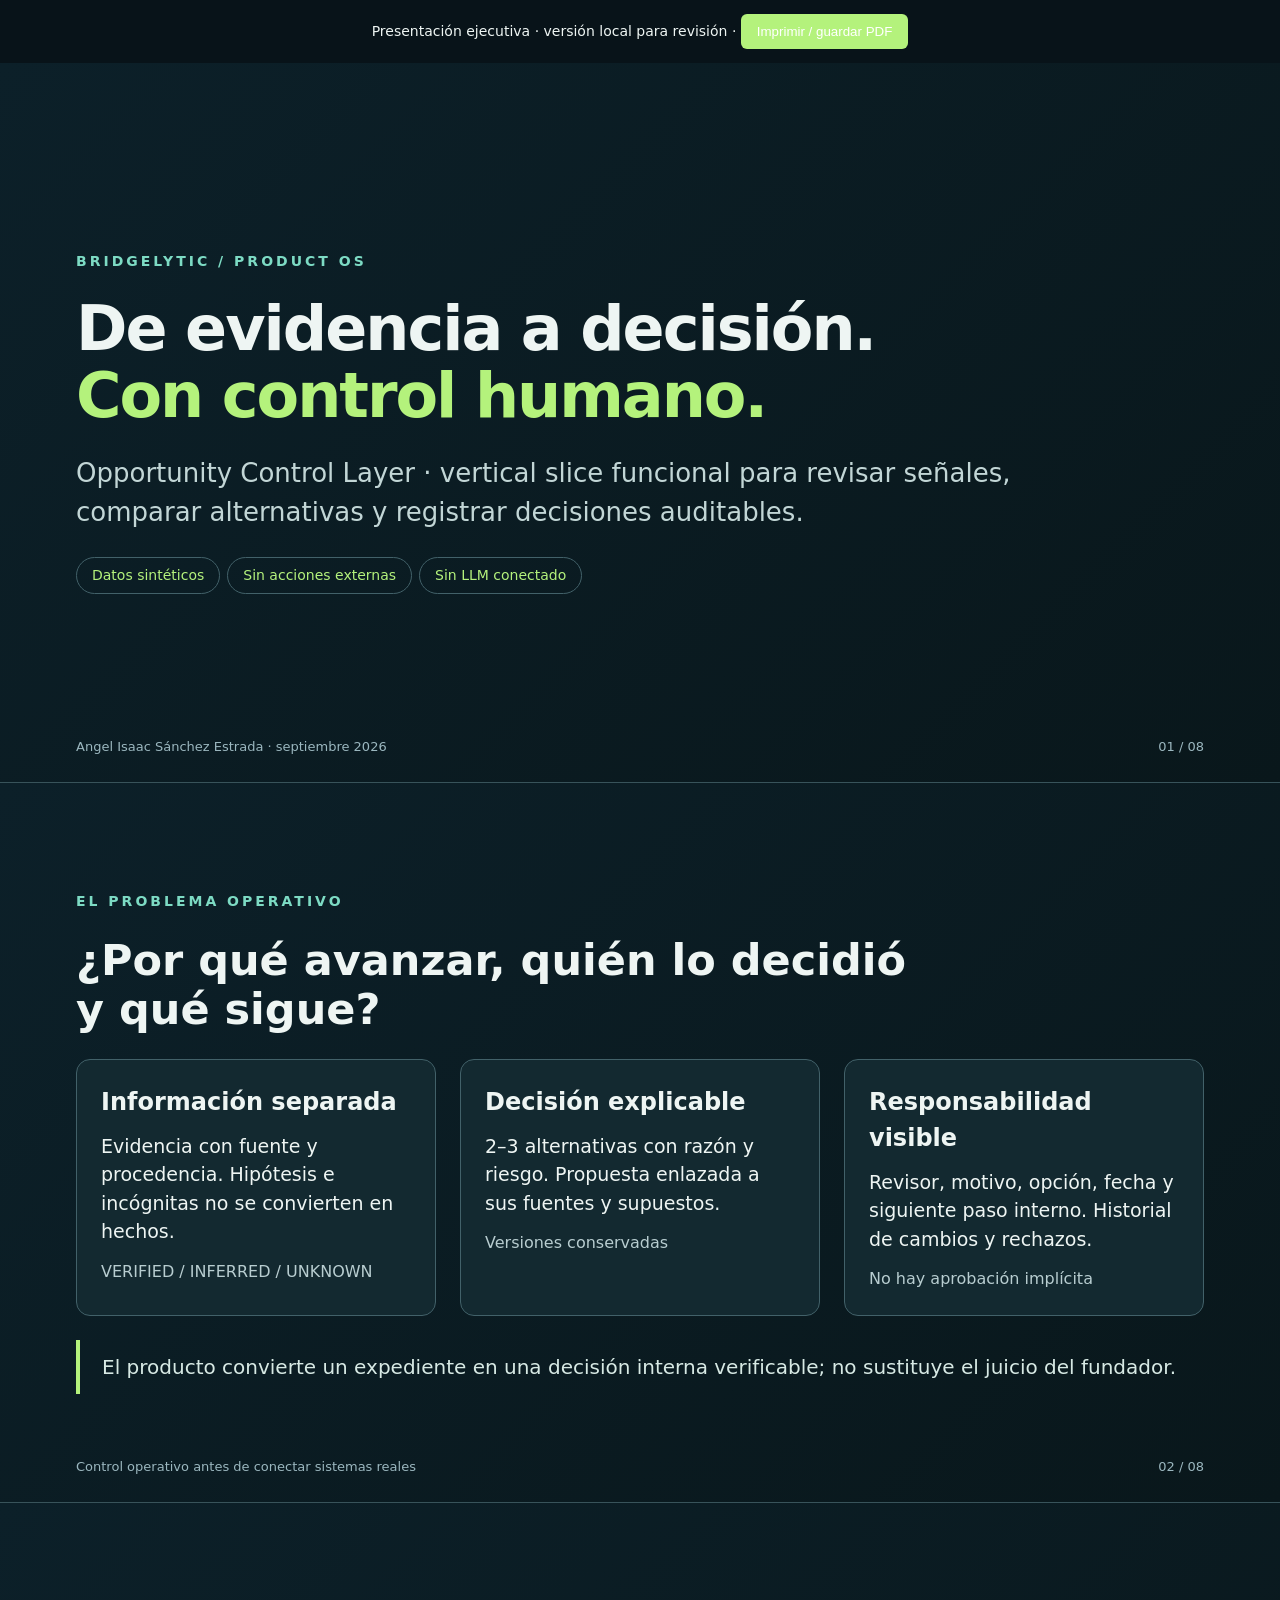
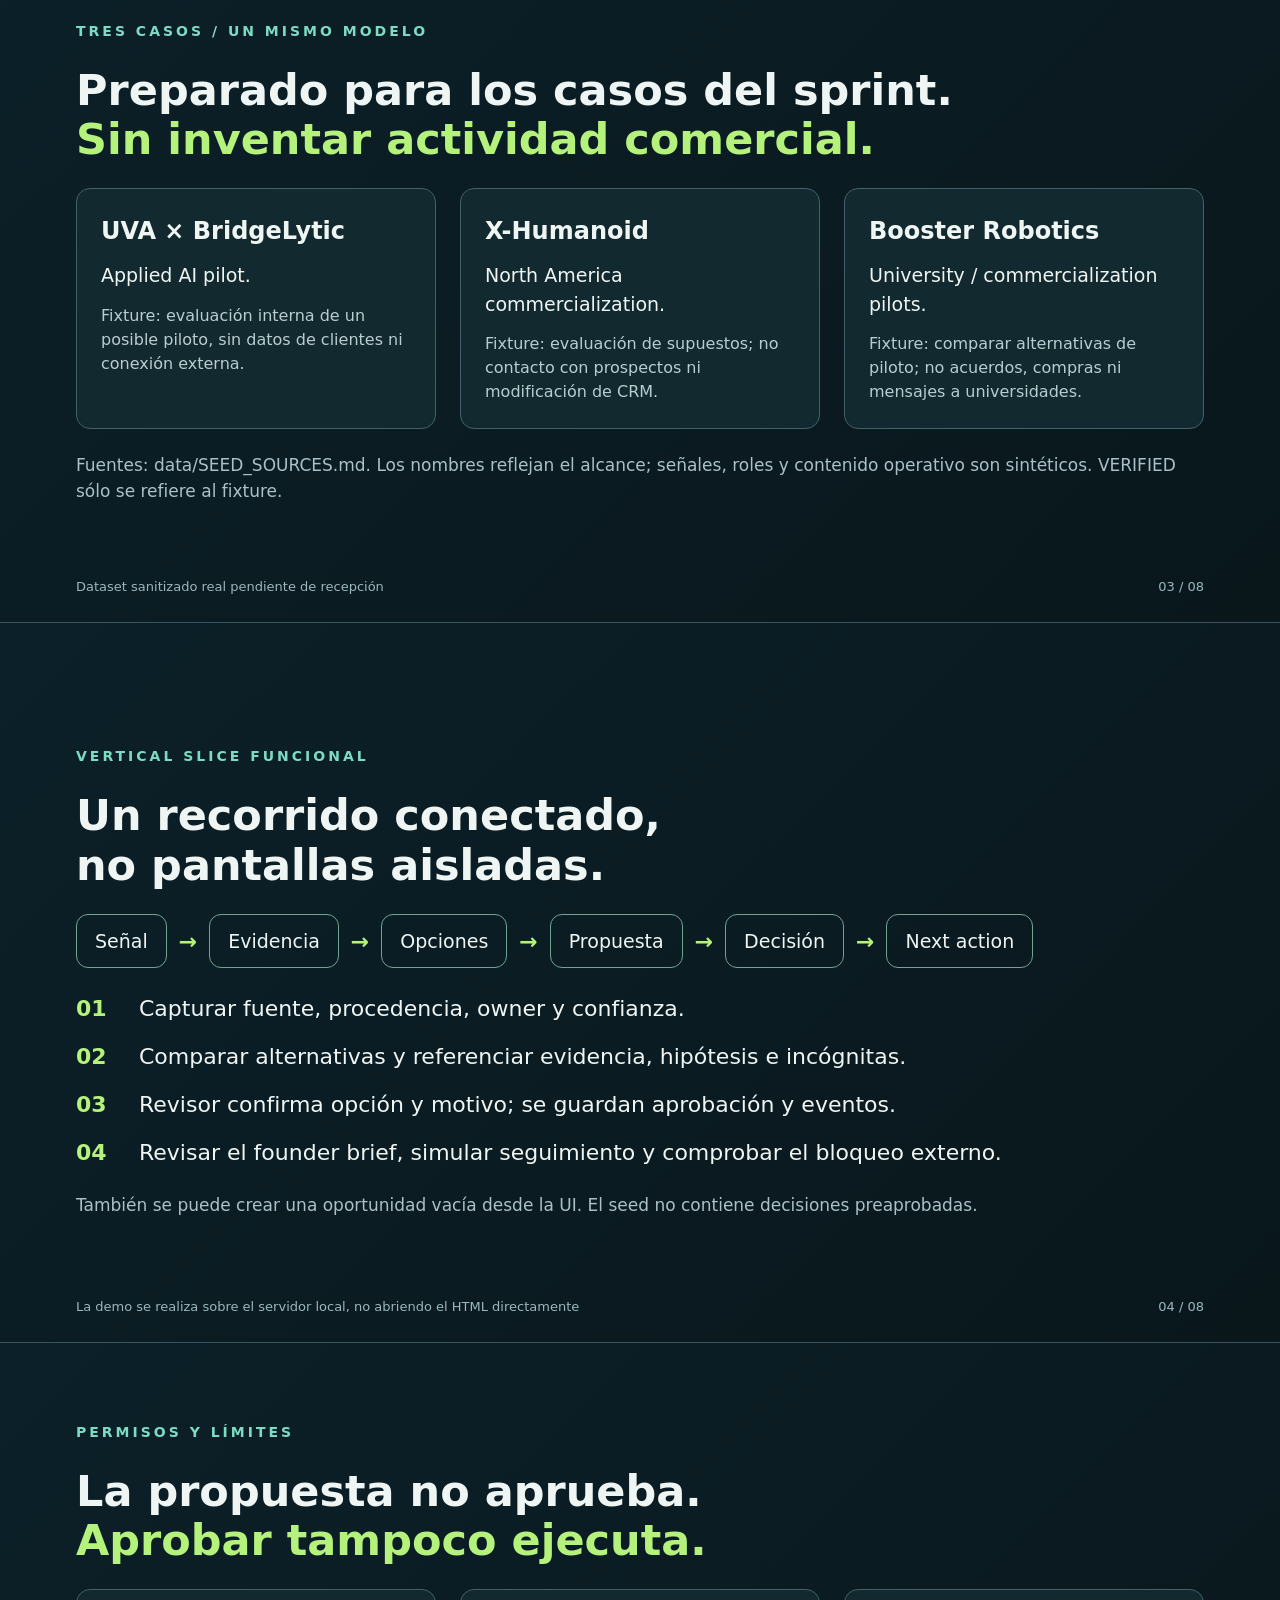
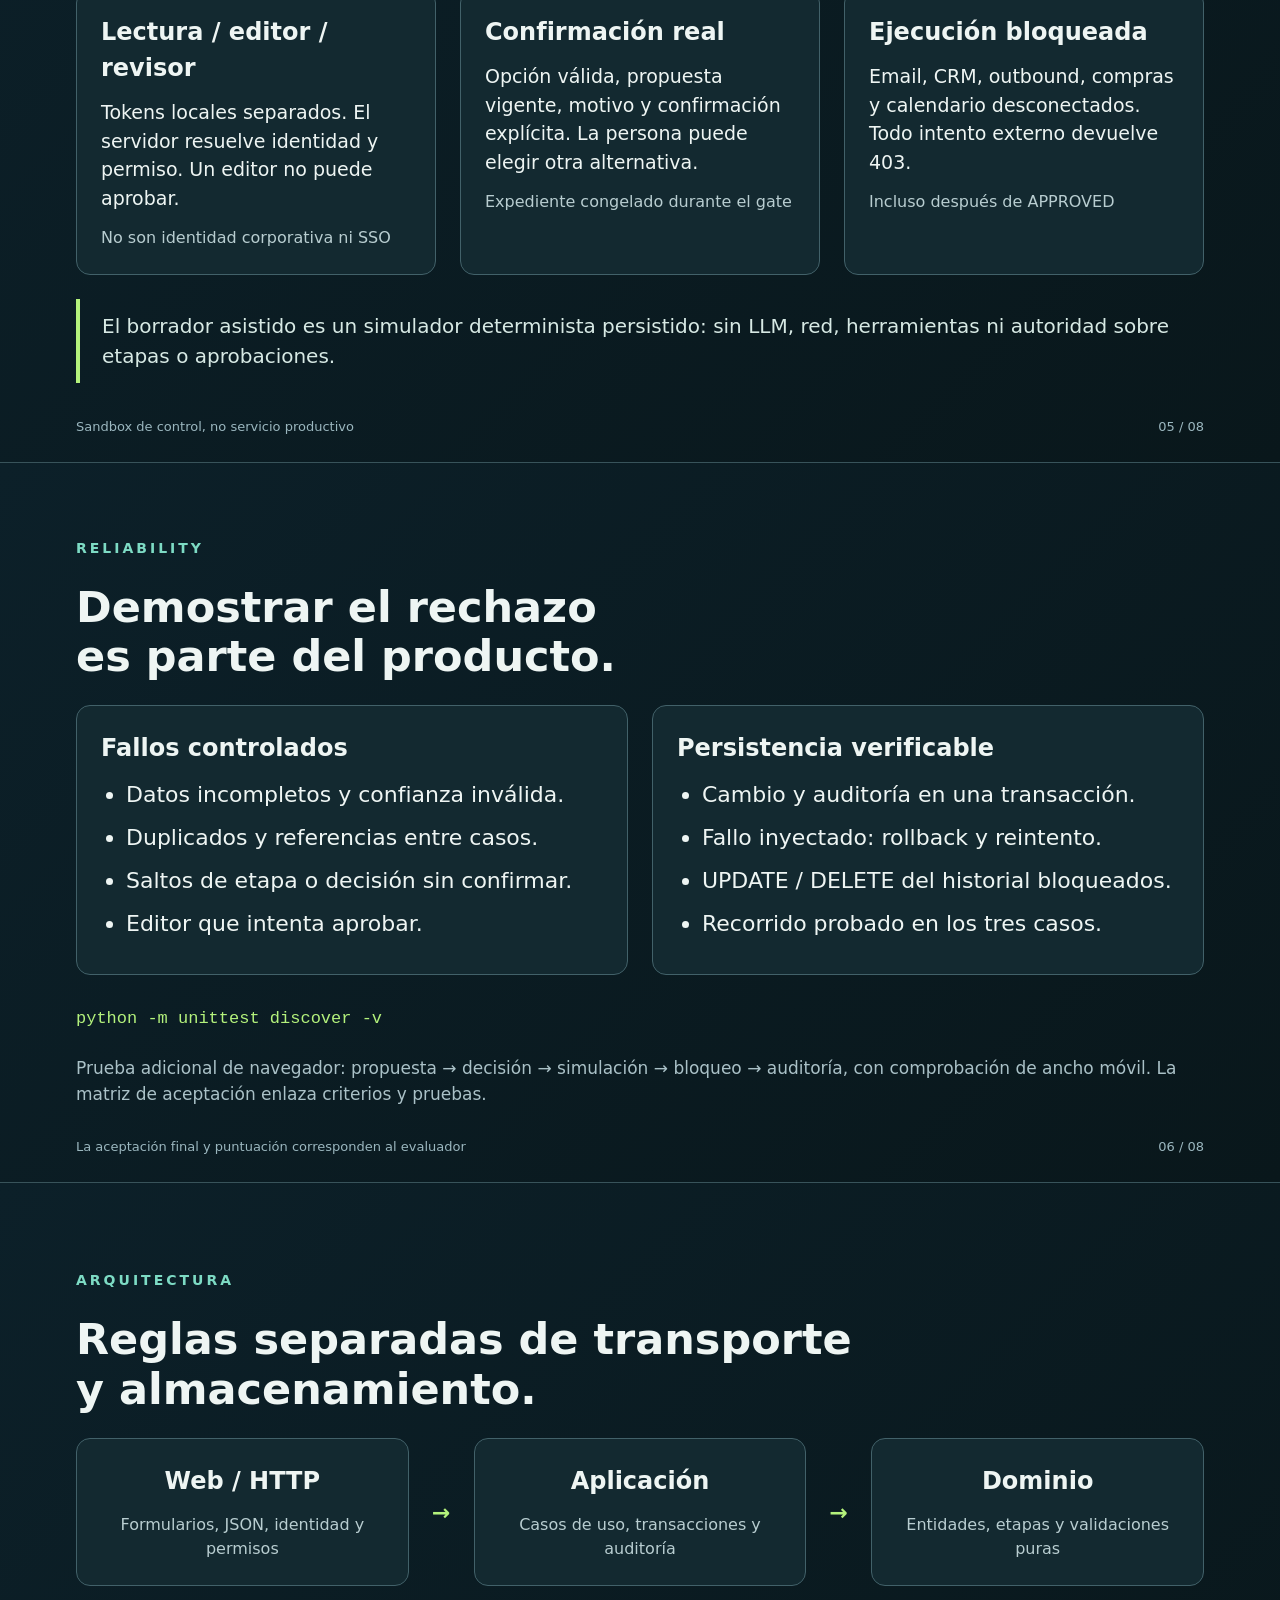
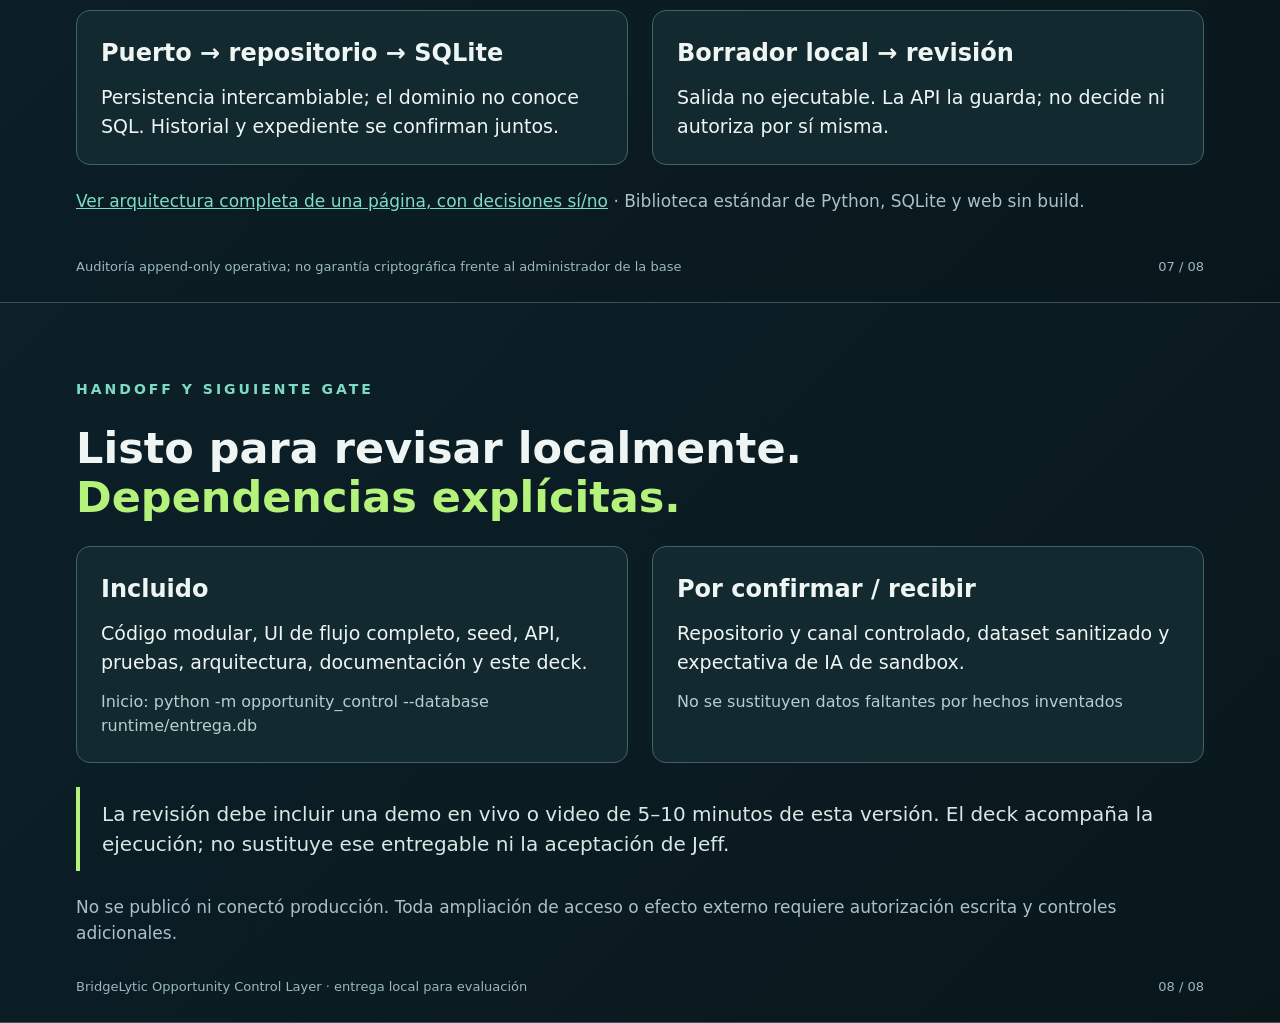
<file: deliverables/BridgeLytic_Vertical_Slice.html>
<!doctype html>
<html lang="es">
  <head>
    <meta charset="utf-8" />
    <meta name="viewport" content="width=device-width,initial-scale=1" />
    <title>BridgeLytic · Evidence-to-Decision Vertical Slice</title>
    <style>
      :root {
        color-scheme: dark;
      }
      * {
        box-sizing: border-box;
      }
      body {
        margin: 0;
        background: #081319;
        color: #eef5f3;
        font:
          22px/1.5 system-ui,
          sans-serif;
      }
      main {
        max-width: 1280px;
        margin: auto;
      }
      .slide {
        min-height: 720px;
        padding: 66px 76px;
        border-bottom: 1px solid #38535a;
        position: relative;
        display: flex;
        flex-direction: column;
        justify-content: center;
        gap: 24px;
        background: linear-gradient(135deg, #0c2029, #09171b);
      }
      .kicker {
        color: #7ddbc4;
        font-size: 14px;
        letter-spacing: 3px;
        text-transform: uppercase;
        font-weight: 700;
      }
      h1 {
        font-size: 62px;
        line-height: 1.08;
        letter-spacing: -2px;
        max-width: 950px;
        margin: 0;
      }
      h2 {
        font-size: 43px;
        line-height: 1.15;
        margin: 0;
      }
      h3 {
        font-size: 24px;
        margin: 0 0 12px;
      }
      p {
        margin: 0;
      }
      .lead {
        font-size: 26px;
        color: #c2d6d6;
        max-width: 950px;
      }
      .accent {
        color: #b4f27c;
      }
      .muted {
        color: #aac1c7;
        font-size: 17px;
      }
      .grid {
        display: grid;
        grid-template-columns: repeat(3, minmax(0, 1fr));
        gap: 24px;
      }
      .two {
        grid-template-columns: repeat(2, minmax(0, 1fr));
      }
      .card {
        border: 1px solid #426169;
        border-radius: 14px;
        padding: 24px;
        background: #132930;
      }
      .card p {
        font-size: 19px;
      }
      .card small {
        color: #b8cdd0;
        font-size: 16px;
        display: block;
        margin-top: 14px;
      }
      .flow {
        display: flex;
        gap: 12px;
        flex-wrap: wrap;
        align-items: center;
      }
      .flow span {
        border: 1px solid #72a493;
        border-radius: 12px;
        padding: 12px 18px;
        font-size: 19px;
      }
      .flow b {
        color: #b4f27c;
      }
      .foot {
        font-size: 13px;
        color: #9bb7bf;
        position: absolute;
        bottom: 26px;
        left: 76px;
        right: 76px;
        display: flex;
        justify-content: space-between;
      }
      .note {
        border-left: 4px solid #b4f27c;
        padding: 12px 22px;
        color: #d7e9e4;
        font-size: 20px;
      }
      a {
        color: #7ddbc4;
      }
      ul {
        margin: 0;
        padding-left: 25px;
      }
      li {
        margin: 10px 0;
      }
      code {
        font-size: 17px;
        color: #b4f27c;
        overflow-wrap: anywhere;
      }
      .badge {
        font-size: 14px;
        display: inline-block;
        border: 1px solid #426169;
        border-radius: 30px;
        padding: 7px 15px;
        color: #b4f27c;
      }
      .steps {
        display: grid;
        grid-template-columns: 48px 1fr;
        gap: 15px;
        font-size: 22px;
      }
      .steps b {
        color: #b4f27c;
      }
      .steps p {
        margin: 0;
      }
      .topnav {
        padding: 14px;
        text-align: center;
        font-size: 14px;
      }
      .topnav button {
        background: #b4f27c;
        border: 0;
        padding: 10px 16px;
        border-radius: 6px;
        cursor: pointer;
      }
      .diagram {
        display: grid;
        grid-template-columns: 1fr 35px 1fr 35px 1fr;
        align-items: center;
        gap: 15px;
      }
      .diagram .card {
        text-align: center;
      }
      .diagram b {
        text-align: center;
        color: #b4f27c;
      }
      .diagram small {
        font-size: 16px;
      }
      @media (max-width: 800px) {
        body {
          font-size: 18px;
        }
        .slide {
          padding: 40px 25px 75px;
          min-height: 90vh;
        }
        h1 {
          font-size: 40px;
        }
        h2 {
          font-size: 32px;
        }
        .grid {
          grid-template-columns: 1fr;
        }
        .foot {
          left: 25px;
          right: 25px;
        }
        .diagram {
          grid-template-columns: 1fr;
        }
        .lead {
          font-size: 21px;
        }
      }
      @page {
        size: A4 landscape;
        margin: 0;
      }
      @media print {
        .topnav {
          display: none;
        }
        main {
          max-width: none;
        }
        .slide {
          width: 297mm;
          height: 210mm;
          min-height: 0;
          padding: 16mm 19mm;
          break-after: page;
          page-break-after: always;
          overflow: hidden;
        }
        .slide:last-child {
          break-after: auto;
          page-break-after: auto;
        }
        body {
          font-size: 18px;
        }
        h1 {
          font-size: 55px;
        }
        h2 {
          font-size: 37px;
        }
        .lead {
          font-size: 23px;
        }
        .foot {
          left: 19mm;
          right: 19mm;
          bottom: 8mm;
        }
        .card {
          padding: 20px;
        }
        .card p {
          font-size: 17px;
        }
        .note {
          font-size: 18px;
        }
        .steps {
          font-size: 20px;
        }
      }
    </style>
  </head>
  <body>
    <nav class="topnav">
      Presentación ejecutiva · versión local para revisión ·
      <button onclick="window.print()">Imprimir / guardar PDF</button>
    </nav>
    <main>
      <section class="slide">
        <p class="kicker">BRIDGELYTIC / PRODUCT OS</p>
        <h1>
          De evidencia a decisión.<br /><span class="accent"
            >Con control humano.</span
          >
        </h1>
        <p class="lead">
          Opportunity Control Layer · vertical slice funcional para revisar
          señales, comparar alternativas y registrar decisiones auditables.
        </p>
        <p>
          <span class="badge">Datos sintéticos</span>
          <span class="badge">Sin acciones externas</span>
          <span class="badge">Sin LLM conectado</span>
        </p>
        <div class="foot">
          <span>Angel Isaac Sánchez Estrada · septiembre 2026</span
          ><span>01 / 08</span>
        </div>
      </section>
      <section class="slide">
        <p class="kicker">EL PROBLEMA OPERATIVO</p>
        <h2>¿Por qué avanzar, quién lo decidió<br />y qué sigue?</h2>
        <div class="grid">
          <article class="card">
            <h3>Información separada</h3>
            <p>
              Evidencia con fuente y procedencia. Hipótesis e incógnitas no se
              convierten en hechos.
            </p>
            <small>VERIFIED / INFERRED / UNKNOWN</small>
          </article>
          <article class="card">
            <h3>Decisión explicable</h3>
            <p>
              2–3 alternativas con razón y riesgo. Propuesta enlazada a sus
              fuentes y supuestos.
            </p>
            <small>Versiones conservadas</small>
          </article>
          <article class="card">
            <h3>Responsabilidad visible</h3>
            <p>
              Revisor, motivo, opción, fecha y siguiente paso interno. Historial
              de cambios y rechazos.
            </p>
            <small>No hay aprobación implícita</small>
          </article>
        </div>
        <div class="note">
          El producto convierte un expediente en una decisión interna
          verificable; no sustituye el juicio del fundador.
        </div>
        <div class="foot">
          <span>Control operativo antes de conectar sistemas reales</span
          ><span>02 / 08</span>
        </div>
      </section>
      <section class="slide">
        <p class="kicker">TRES CASOS / UN MISMO MODELO</p>
        <h2>
          Preparado para los casos del sprint.<br /><span class="accent"
            >Sin inventar actividad comercial.</span
          >
        </h2>
        <div class="grid">
          <article class="card">
            <h3>UVA × BridgeLytic</h3>
            <p>Applied AI pilot.</p>
            <small
              >Fixture: evaluación interna de un posible piloto, sin datos de
              clientes ni conexión externa.</small
            >
          </article>
          <article class="card">
            <h3>X-Humanoid</h3>
            <p>North America commercialization.</p>
            <small
              >Fixture: evaluación de supuestos; no contacto con prospectos ni
              modificación de CRM.</small
            >
          </article>
          <article class="card">
            <h3>Booster Robotics</h3>
            <p>University / commercialization pilots.</p>
            <small
              >Fixture: comparar alternativas de piloto; no acuerdos, compras ni
              mensajes a universidades.</small
            >
          </article>
        </div>
        <p class="muted">
          Fuentes: data/SEED_SOURCES.md. Los nombres reflejan el alcance;
          señales, roles y contenido operativo son sintéticos. VERIFIED sólo se
          refiere al fixture.
        </p>
        <div class="foot">
          <span>Dataset sanitizado real pendiente de recepción</span
          ><span>03 / 08</span>
        </div>
      </section>
      <section class="slide">
        <p class="kicker">VERTICAL SLICE FUNCIONAL</p>
        <h2>Un recorrido conectado,<br />no pantallas aisladas.</h2>
        <div class="flow">
          <span>Señal</span><b>→</b><span>Evidencia</span><b>→</b
          ><span>Opciones</span><b>→</b><span>Propuesta</span><b>→</b
          ><span>Decisión</span><b>→</b><span>Next action</span>
        </div>
        <div class="steps">
          <b>01</b>
          <p>Capturar fuente, procedencia, owner y confianza.</p>
          <b>02</b>
          <p>
            Comparar alternativas y referenciar evidencia, hipótesis e
            incógnitas.
          </p>
          <b>03</b>
          <p>
            Revisor confirma opción y motivo; se guardan aprobación y eventos.
          </p>
          <b>04</b>
          <p>
            Revisar el founder brief, simular seguimiento y comprobar el bloqueo
            externo.
          </p>
        </div>
        <p class="muted">
          También se puede crear una oportunidad vacía desde la UI. El seed no
          contiene decisiones preaprobadas.
        </p>
        <div class="foot">
          <span
            >La demo se realiza sobre el servidor local, no abriendo el HTML
            directamente</span
          ><span>04 / 08</span>
        </div>
      </section>
      <section class="slide">
        <p class="kicker">PERMISOS Y LÍMITES</p>
        <h2>
          La propuesta no aprueba.<br /><span class="accent"
            >Aprobar tampoco ejecuta.</span
          >
        </h2>
        <div class="grid">
          <article class="card">
            <h3>Lectura / editor / revisor</h3>
            <p>
              Tokens locales separados. El servidor resuelve identidad y
              permiso. Un editor no puede aprobar.
            </p>
            <small>No son identidad corporativa ni SSO</small>
          </article>
          <article class="card">
            <h3>Confirmación real</h3>
            <p>
              Opción válida, propuesta vigente, motivo y confirmación explícita.
              La persona puede elegir otra alternativa.
            </p>
            <small>Expediente congelado durante el gate</small>
          </article>
          <article class="card">
            <h3>Ejecución bloqueada</h3>
            <p>
              Email, CRM, outbound, compras y calendario desconectados. Todo
              intento externo devuelve 403.
            </p>
            <small>Incluso después de APPROVED</small>
          </article>
        </div>
        <div class="note">
          El borrador asistido es un simulador determinista persistido: sin LLM,
          red, herramientas ni autoridad sobre etapas o aprobaciones.
        </div>
        <div class="foot">
          <span>Sandbox de control, no servicio productivo</span
          ><span>05 / 08</span>
        </div>
      </section>
      <section class="slide">
        <p class="kicker">RELIABILITY</p>
        <h2>Demostrar el rechazo<br />es parte del producto.</h2>
        <div class="grid two">
          <article class="card">
            <h3>Fallos controlados</h3>
            <ul>
              <li>Datos incompletos y confianza inválida.</li>
              <li>Duplicados y referencias entre casos.</li>
              <li>Saltos de etapa o decisión sin confirmar.</li>
              <li>Editor que intenta aprobar.</li>
            </ul>
          </article>
          <article class="card">
            <h3>Persistencia verificable</h3>
            <ul>
              <li>Cambio y auditoría en una transacción.</li>
              <li>Fallo inyectado: rollback y reintento.</li>
              <li>UPDATE / DELETE del historial bloqueados.</li>
              <li>Recorrido probado en los tres casos.</li>
            </ul>
          </article>
        </div>
        <p><code>python -m unittest discover -v</code></p>
        <p class="muted">
          Prueba adicional de navegador: propuesta → decisión → simulación →
          bloqueo → auditoría, con comprobación de ancho móvil. La matriz de
          aceptación enlaza criterios y pruebas.
        </p>
        <div class="foot">
          <span>La aceptación final y puntuación corresponden al evaluador</span
          ><span>06 / 08</span>
        </div>
      </section>
      <section class="slide">
        <p class="kicker">ARQUITECTURA</p>
        <h2>Reglas separadas de transporte<br />y almacenamiento.</h2>
        <div class="diagram">
          <div class="card">
            <h3>Web / HTTP</h3>
            <small>Formularios, JSON, identidad y permisos</small>
          </div>
          <b>→</b>
          <div class="card">
            <h3>Aplicación</h3>
            <small>Casos de uso, transacciones y auditoría</small>
          </div>
          <b>→</b>
          <div class="card">
            <h3>Dominio</h3>
            <small>Entidades, etapas y validaciones puras</small>
          </div>
        </div>
        <div class="grid two">
          <div class="card">
            <h3>Puerto → repositorio → SQLite</h3>
            <p>
              Persistencia intercambiable; el dominio no conoce SQL. Historial y
              expediente se confirman juntos.
            </p>
          </div>
          <div class="card">
            <h3>Borrador local → revisión</h3>
            <p>
              Salida no ejecutable. La API la guarda; no decide ni autoriza por
              sí misma.
            </p>
          </div>
        </div>
        <p class="muted">
          <a href="../docs/ARQUITECTURA.svg"
            >Ver arquitectura completa de una página, con decisiones sí/no</a
          >
          · Biblioteca estándar de Python, SQLite y web sin build.
        </p>
        <div class="foot">
          <span
            >Auditoría append-only operativa; no garantía criptográfica frente
            al administrador de la base</span
          ><span>07 / 08</span>
        </div>
      </section>
      <section class="slide">
        <p class="kicker">HANDOFF Y SIGUIENTE GATE</p>
        <h2>
          Listo para revisar localmente.<br /><span class="accent"
            >Dependencias explícitas.</span
          >
        </h2>
        <div class="grid two">
          <article class="card">
            <h3>Incluido</h3>
            <p>
              Código modular, UI de flujo completo, seed, API, pruebas,
              arquitectura, documentación y este deck.
            </p>
            <small
              >Inicio: python -m opportunity_control --database
              runtime/entrega.db</small
            >
          </article>
          <article class="card">
            <h3>Por confirmar / recibir</h3>
            <p>
              Repositorio y canal controlado, dataset sanitizado y expectativa
              de IA de sandbox.
            </p>
            <small
              >No se sustituyen datos faltantes por hechos inventados</small
            >
          </article>
        </div>
        <div class="note">
          La revisión debe incluir una demo en vivo o video de 5–10 minutos de
          esta versión. El deck acompaña la ejecución; no sustituye ese
          entregable ni la aceptación de Jeff.
        </div>
        <p class="muted">
          No se publicó ni conectó producción. Toda ampliación de acceso o
          efecto externo requiere autorización escrita y controles adicionales.
        </p>
        <div class="foot">
          <span
            >BridgeLytic Opportunity Control Layer · entrega local para
            evaluación</span
          ><span>08 / 08</span>
        </div>
      </section>
    </main>
  </body>
</html>
</file>
